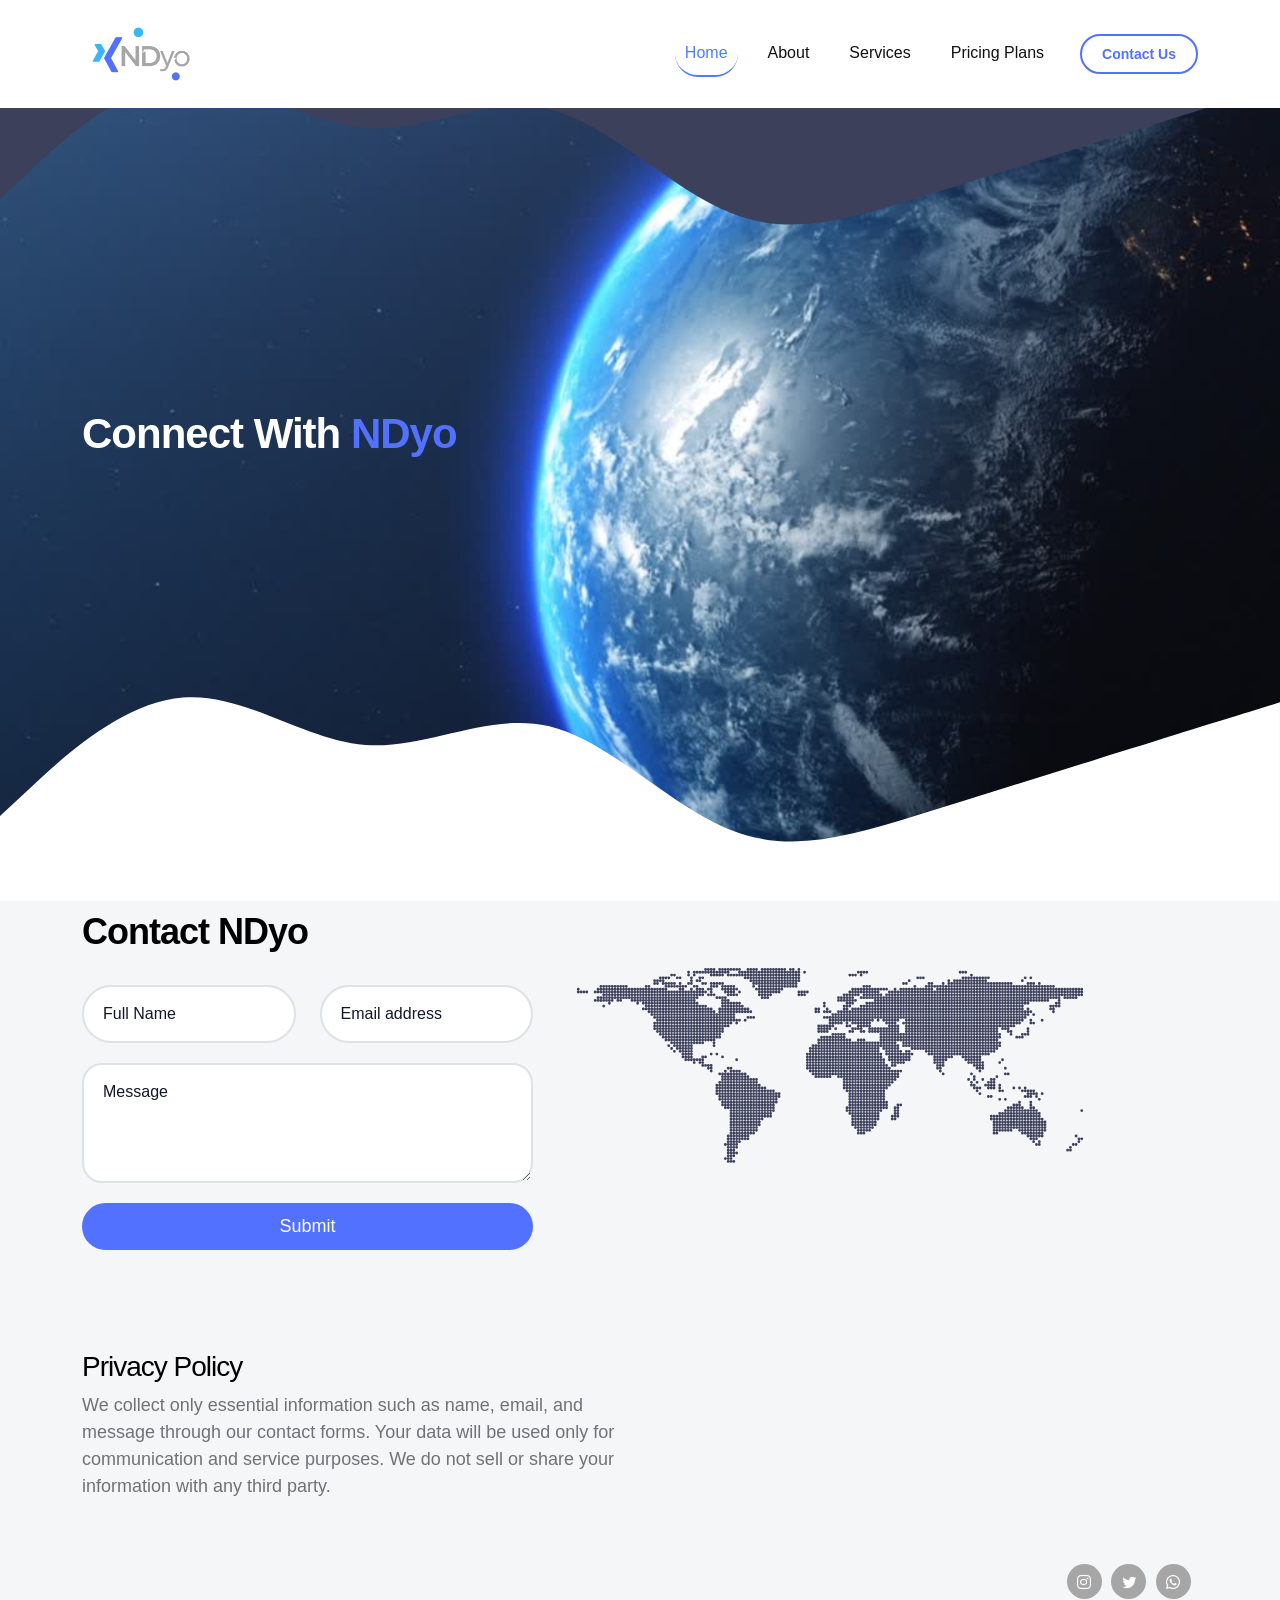
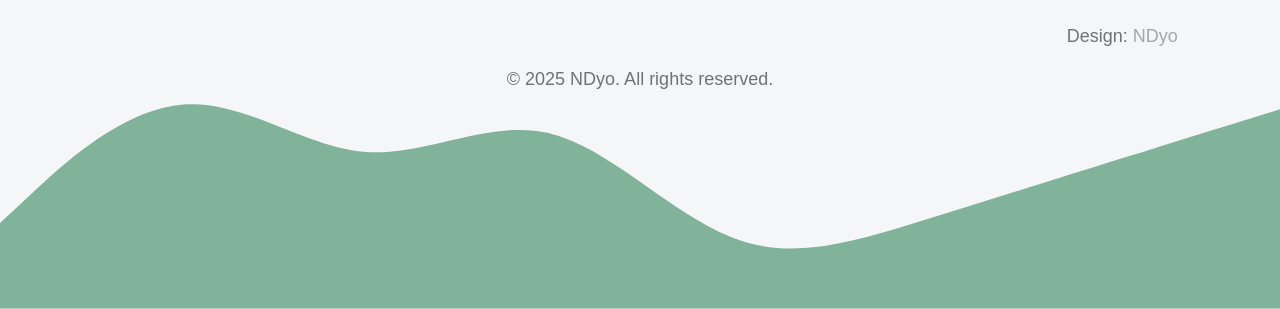
<file: NDyo-contuct.html>
<!doctype html>
<html lang="en">
    <head>
        <meta charset="utf-8">
        <meta name="viewport" content="width=device-width, initial-scale=1">

        <meta name="description" content="">
        <meta name="author" content="">

<link rel="icon" href="images/final.png" type="image/png" sizes="48x48">
<link rel="apple-touch-icon" href="images/final.png">


        <title>NDyo-contuct</title>

<script type="application/ld+json">
{
  "@context": "https://schema.org",
  "@type": "Organization",
  "name": "NDyo",
  "url": "https://ndyo.in",
  "logo": "https://ndyo.in/images/final.png",
  "sameAs": [
    "https://www.linkedin.com/company/ndyo"
  ]
}
</script>

        <!-- CSS FILES -->                
        <link rel="preconnect" href="https://fonts.googleapis.com">

        <link rel="preconnect" href="https://fonts.gstatic.com" crossorigin>

        <link href="https://fonts.googleapis.com/css2?family=DM+Sans:ital,wght@0,400;0,500;0,700;1,400&display=swap" rel="stylesheet">

        <link href="css/bootstrap.min.css" rel="stylesheet">

        <link href="css/bootstrap-icons.css" rel="stylesheet">

        <link href="css/templatemo-tiya-golf-club.css" rel="stylesheet">
        
<!--

TemplateMo 587 Tiya Golf Club

https://templatemo.com/tm-587-tiya-golf-club

-->
    </head>
    
    <body>

        <main>
  <nav class="navbar navbar-expand-lg">                
                <div class="container">
                    <a class="navbar-brand d-flex align-items-center" href="index.html">
                        <img src="images/logoo.PNG" class="navbar-brand-image img" alt="Tiya Golf Club">
                        <span class="navbar-brand-text">
                            
                            <small></small>
                        </span>
                    </a>

                    <div class="d-lg-none ms-auto me-3">
               
             <a class="btn custom-btn custom-border-btn" href="NDyo-contuct.html" role="button" aria-controls="">Contact Us</a>     </div>
    
                    <button class="navbar-toggler" type="button" data-bs-toggle="collapse" data-bs-target="#navbarNav" aria-controls="navbarNav" aria-expanded="false" aria-label="Toggle navigation">
                        <span class="navbar-toggler-icon"></span>
                    </button>
    
    
                    <div class="collapse navbar-collapse" id="navbarNav">
                        <ul class="navbar-nav ms-lg-auto">
                            

                           
                            <li class="nav-item">
                                <a class="nav-link" href="index.html">Home</a>
                            </li>
    
                            <li class="nav-item">
                                <a class="nav-link" href="index.html#section_2">About</a>
                            </li>

                            <li class="nav-item">
                                <a class="nav-link" href="NDyo-Services.html">Services</a>
                            </li>

                             <li class="nav-item">
                                <a class="nav-link" href="NDyo-pricing.html">Pricing Plans</a>
                            </li>

                        
                        </ul>
                     <div class="d-none d-lg-block ms-lg-3">
                            <a class="btn custom-btn custom-border-btn" href="NDyo-contuct.html" role="button" aria-controls="">Contact Us</a>
                        </div>
                   
                       
                    </div>
    
                </div>
            </nav>

            <div class="offcanvas offcanvas-end" data-bs-scroll="true" tabindex="-1" id="offcanvasExample" aria-labelledby="offcanvasExampleLabel">                
                <div class="offcanvas-header">
                    <h5 class="offcanvas-title" id="offcanvasExampleLabel">Member Login</h5>
                    
                    <button type="button" class="btn-close" data-bs-dismiss="offcanvas" aria-label="Close"></button>
                </div>
                
                <div class="offcanvas-body d-flex flex-column">
                    <form class="custom-form member-login-form" action="#" method="post" role="form">

                        <div class="member-login-form-body">
                            <div class="mb-4">
                                <label class="form-label mb-2" for="member-login-number">Membership No.</label>

                                <input type="text" name="member-login-number" id="member-login-number" class="form-control" placeholder="11002560" required>
                            </div>

                            <div class="mb-4">
                                <label class="form-label mb-2" for="member-login-password">Password</label>

                                <input type="password" name="member-login-password" id="member-login-password" pattern="[0-9a-zA-Z]{4,10}" class="form-control" placeholder="Password" required="">
                            </div>

                            <div class="form-check mb-4">
                                <input class="form-check-input" type="checkbox" value="" id="flexCheckDefault">
                              
                                <label class="form-check-label" for="flexCheckDefault">
                                    Remember me
                                </label>
                            </div>

                            <div class="col-lg-5 col-md-7 col-8 mx-auto">
                                <button type="submit" class="form-control">Login</button>
                            </div>

                            <div class="text-center my-4">
                                <a href="#">Forgotten password?</a>
                            </div>
                        </div>
                    </form>

                    <div class="mt-auto mb-5">
                        <p>
                            <strong class="text-white me-3">Any Questions?</strong>

                            <a href="tel: 010-020-0340" class="contact-link">
                            	010-020-0340
                            </a>
                        </p>
                    </div>
                </div>

                <svg xmlns="http://www.w3.org/2000/svg" viewBox="0 0 1440 320"><path fill="#3D405B" fill-opacity="1" d="M0,224L34.3,192C68.6,160,137,96,206,90.7C274.3,85,343,139,411,144C480,149,549,107,617,122.7C685.7,139,754,213,823,240C891.4,267,960,245,1029,224C1097.1,203,1166,181,1234,160C1302.9,139,1371,117,1406,106.7L1440,96L1440,320L1405.7,320C1371.4,320,1303,320,1234,320C1165.7,320,1097,320,1029,320C960,320,891,320,823,320C754.3,320,686,320,617,320C548.6,320,480,320,411,320C342.9,320,274,320,206,320C137.1,320,69,320,34,320L0,320Z"></path></svg>
            </div>
            

<section class="hero-section d-flex justify-content-center align-items-center"
style="background-image: url('images/contact.png');" id="section_1">
                <div class="section-overlay"></div>

                <svg xmlns="http://www.w3.org/2000/svg" viewBox="0 0 1440 320"><path fill="#3D405B" fill-opacity="1" d="M0,224L34.3,192C68.6,160,137,96,206,90.7C274.3,85,343,139,411,144C480,149,549,107,617,122.7C685.7,139,754,213,823,240C891.4,267,960,245,1029,224C1097.1,203,1166,181,1234,160C1302.9,139,1371,117,1406,106.7L1440,96L1440,0L1405.7,0C1371.4,0,1303,0,-85,-85Z"></path></svg>

                <div class="container">
                    <div class="row">

                        <div class="col-lg-6 col-12 mb-5 mb-lg-0">

                            <h1 class="cd-headline rotate-1 text-white mb-4 pb-2">
                                <span>Connect With </span>
                                <span class="cd-words-wrapper">
                                    <b class="is-visible">NDyo</b>
                                    <b>Creative</b>
                                    <b>Style</b>
                                </span>
                            </h1>

                            <div class="custom-btn-group">

                            </div>
                        </div>

                        <div class="col-lg-6 col-12">
                           
                        </div>

                    </div>
                </div>

                <svg xmlns="http://www.w3.org/2000/svg" viewBox="0 0 1440 320"><path fill="#ffffff" fill-opacity="1" d="M0,224L34.3,192C68.6,160,137,96,206,90.7C274.3,85,343,139,411,144C480,149,549,107,617,122.7C685.7,139,754,213,823,240C891.4,267,960,245,1029,224C1097.1,203,1166,181,1234,160C1302.9,139,1371,117,1406,106.7L1440,96L1440,320L1405.7,320C1371.4,320,1303,320,1234,320C1165.7,320,1097,320,1029,320C960,320,891,320,823,320C754.3,320,686,320,617,320C548.6,320,480,320,411,320C342.9,320,274,320,206,320C137.1,320,69,320,34,320L0,320Z"></path></svg>
          
            </section>

<section class="contact-section section-padding" id="section_5">
    <div class="container">
        <div class="row">

            <div class="col-lg-5 col-12">

                <script>
                    var submitted = false;
                </script>

                <!-- Hidden iframe -->
                <iframe name="hidden_iframe" style="display:none;" 
                        onload="if(submitted) { window.location='NDyo-thanks.html'; }">
                </iframe>

                <!-- Google Form Submit -->
                <form action="https://docs.google.com/forms/d/e/1FAIpQLSdDjZfp7iWHqTtfpCa-robuDiWU66CX2zELEy76IPE9deDVEQ/formResponse"
                      method="POST"
                      class="custom-form contact-form"
                      target="hidden_iframe"
                      onsubmit="submitted=true">

                    <h2 class="mb-4 pb-2">Contact NDyo</h2>

                    <div class="row">
                        <!-- Full Name -->
                        <div class="col-lg-6 col-md-6 col-12">
                            <div class="form-floating">
                                <input type="text"
                                       name="entry.1396456465"
                                       id="full-name"
                                       class="form-control"
                                       placeholder="Full Name"
                                       required>
                                <label for="full-name">Full Name</label>
                            </div>
                        </div>

                        <!-- Email -->
                        <div class="col-lg-6 col-md-6 col-12">
                            <div class="form-floating">
                                <input type="email"
                                       name="entry.429969333"
                                       id="email"
                                       class="form-control"
                                       placeholder="Email"
                                       required>
                                <label for="email">Email address</label>
                            </div>
                        </div>

                        <!-- Message -->
                        <div class="col-lg-12 col-12">
                            <div class="form-floating">
                                <textarea class="form-control"
                                          name="entry.736367957"
                                          id="message"
                                          placeholder="Describe message"></textarea>
                                <label for="message">Message</label>
                            </div>

                            <button type="submit" class="form-control mt-3">
                                Submit
                            </button>
                        </div>
                    </div>
                </form>
            </div>

            <div class="col-lg-6 col-12">
                <div class="contact-info mt-5">
                    <div class="contact-info-item"></div>
                    <img src="images/WorldMap.svg" class="img-fluid" alt="">
                </div>
            </div>

        </div>
    </div>
</section>

        </main>

        <footer class="site-footer">
            <div class="container">
                <div class="row">

                    

                       <!-- Privacy Policy -->
        <div class="col-lg-6 col-12">
            <h3>Privacy Policy</h3>
            <p>
                We collect only essential information such as name, email, and message 
                through our contact forms. Your data will be used only for communication 
                and service purposes. We do not sell or share your information with 
                any third party.
            </p>
        </div>

        

    </div>
</div>
                        
                       
                    </div>

                        <div class="col-lg-2 col-12 ms-auto">
                            <ul class="social-icon mt-lg-5 mt-3 mb-4">
                                <li class="social-icon-item">
                                    <a href="#" class="social-icon-link bi-instagram"></a>
                                </li>

                                <li class="social-icon-item">
                                    <a href="#" class="social-icon-link bi-twitter"></a>
                                </li>

                                <li class="social-icon-item">
                                    <a href="#" class="social-icon-link bi-whatsapp"></a>
                                </li>
                            </ul>
                            <p class="copyright-text">Design: <a rel="nofollow" href="https://ndyo.in" target="_blank">NDyo</a></p>
                            
                        </div>

                </div>
            </div>
<p style="text-align: center;">© 2025 NDyo. All rights reserved.</p>

            <svg xmlns="http://www.w3.org/2000/svg" viewBox="0 0 1440 320"><path fill="#81B29A" fill-opacity="1" d="M0,224L34.3,192C68.6,160,137,96,206,90.7C274.3,85,343,139,411,144C480,149,549,107,617,122.7C685.7,139,754,213,823,240C891.4,267,960,245,1029,224C1097.1,203,1166,181,1234,160C1302.9,139,1371,117,1406,106.7L1440,96L1440,320L1405.7,320C1371.4,320,1303,320,1234,320C1165.7,320,1097,320,1029,320C960,320,891,320,823,320C754.3,320,686,320,617,320C548.6,320,480,320,411,320C342.9,320,274,320,206,320C137.1,320,69,320,34,320L0,320Z"></path></svg>
        </footer>


        <!-- JAVASCRIPT FILES -->
        <script src="js/jquery.min.js"></script>
        <script src="js/bootstrap.bundle.min.js"></script>
        <script src="js/jquery.sticky.js"></script>
        <script src="js/click-scroll.js"></script>
        <script src="js/animated-headline.js"></script>
        <script src="js/modernizr.js"></script>
        <script src="js/custom.js"></script>
<script>
let lastScroll = 0;
const nav = document.querySelector('.navbar');

window.addEventListener('scroll', () => {
    let currentScroll = window.pageYOffset;

    if (currentScroll > lastScroll) {
        // scrolling down → hide
        nav.classList.add('hide');
        nav.classList.remove('show');
    } else {
        // scrolling up → show
        nav.classList.add('show');
        nav.classList.remove('hide');
    }

    lastScroll = currentScroll;
});
window.location='NDyo-thanks.html';

</script>
<iframe name="hidden_iframe" style="display:none;" ... ></iframe>

    </body>

</html>
</file>
<file: css/templatemo-tiya-golf-club.css>
/*

TemplateMo 587 Tiya Golf Club

https://templatemo.com/tm-587-tiya-golf-club

*/

/* DEFAULT NAV LINK */
.navbar-nav .nav-link {
  color: #111 !important;
}

/* ACTIVE (HOME always blue) */
.navbar-nav .nav-link.active {
  color: #4F7CFF !important;
  border-bottom: 2px solid #4F7CFF;
}

/* HOVER */
.navbar-nav .nav-link:hover {
  color: #4F7CFF !important;
}
/*---------------------------------------
  CUSTOM PROPERTIES ( VARIABLES )             
-----------------------------------------*/
:root {
  --white-color:                  #ffffff;
  --primary-color:                #5271FF;
  --secondary-color:              #A6A6A6;
  --section-bg-color:             #F4F1DE;
  --custom-btn-bg-color:         #5271FF;
  --custom-btn-bg-hover-color:    #E07A5F;
  --dark-color:                   #000000;
  --p-color:                      #717275;
  --link-hover-color:             #5271FF;

  --body-font-family:             'DM Sans', sans-serif;

  --h1-font-size:                 42px;
  --h2-font-size:                 36px;
  --h3-font-size:                 28px;
  --h4-font-size:                 24px;
  --h5-font-size:                 22px;
  --h6-font-size:                 20px;
  --p-font-size:                  18px;
  --menu-font-size:               16px;
  --btn-font-size:                14px;

  --border-radius-large:          100px;
  --border-radius-medium:         20px;
  --border-radius-small:          10px;

  --font-weight-normal:           400;
  --font-weight-medium:           500;
  --font-weight-bold:             700;
}

body {
  background-color: var(--white-color);
  font-family: var(--body-font-family); 
}


/*---------------------------------------
  TYPOGRAPHY               
-----------------------------------------*/

h2,
h3,
h4,
h5,
h6 {
  color: var(--dark-color);
}

h1,
h2,
h3,
h4,
h5,
h6 {
  font-weight: var(--font-weight-medium);
  letter-spacing: -1px;
}

h1 {
  font-size: var(--h1-font-size);
  font-weight: var(--font-weight-bold);
}

h2 {
  font-size: var(--h2-font-size);
  font-weight: var(--font-weight-bold);
}

h3 {
  font-size: var(--h3-font-size);
}

h4 {
  font-size: var(--h4-font-size);
}

h5 {
  font-size: var(--h5-font-size);
}

h6 {
  font-size: var(--h6-font-size);
}

p {
  color: var(--p-color);
  font-size: var(--p-font-size);
  font-weight: var(--font-weight-normal);
}

ul li {
  color: var(--p-color);
  font-size: var(--p-font-size);
  font-weight: var(--font-weight-normal);
}

a, 
button {
  touch-action: manipulation;
  transition: all 0.3s;
}

a {
  display: inline-block;
  color: var(--secondary-color);
  text-decoration: none;
}

a:hover {
  color: var(--link-hover-color);
}

b,
strong {
  font-weight: var(--font-weight-bold);
}


/*---------------------------------------
  SECTION               
-----------------------------------------*/
.section-bg {
  background-color: var(--section-bg-color);
}

.section-padding {
  padding-top: 100px;
  padding-bottom: 100px;
}

.section-overlay {
  content: "";
  background: none;
  position: absolute;
  top: 0;
  right: 0;
  bottom: 0;
  left: 0;
}

::selection {
  background-color: var(--primary-color);
  color: var(--white-color);
}


/*---------------------------------------
  ANIMATED HEADLINE               
-----------------------------------------*/
.cd-words-wrapper {
  display: inline-block;
  position: relative;
  text-align: left;
}

.cd-words-wrapper b {
  color: var(--link-hover-color);
  display: inline-block;
  position: absolute;
  white-space: nowrap;
  left: 0;
  top: 0;
}

.cd-words-wrapper b.is-visible {
  position: relative;
}

.no-js .cd-words-wrapper b {
  opacity: 0;
}

.no-js .cd-words-wrapper b.is-visible {
  opacity: 1;
}

.cd-headline.rotate-1 .cd-words-wrapper {
  -webkit-perspective: 300px;
  -moz-perspective: 300px;
  perspective: 300px;
}
.cd-headline.rotate-1 b {
  opacity: 0;
  -webkit-transform-origin: 50% 100%;
  -moz-transform-origin: 50% 100%;
  -ms-transform-origin: 50% 100%;
  -o-transform-origin: 50% 100%;
  transform-origin: 50% 100%;
  -webkit-transform: rotateX(180deg);
  -moz-transform: rotateX(180deg);
  -ms-transform: rotateX(180deg);
  -o-transform: rotateX(180deg);
  transform: rotateX(180deg);
}
.cd-headline.rotate-1 b.is-visible {
  opacity: 1;
  -webkit-transform: rotateX(0deg);
  -moz-transform: rotateX(0deg);
  -ms-transform: rotateX(0deg);
  -o-transform: rotateX(0deg);
  transform: rotateX(0deg);
  -webkit-animation: cd-rotate-1-in 1.2s;
  -moz-animation: cd-rotate-1-in 1.2s;
  animation: cd-rotate-1-in 1.2s;
}
.cd-headline.rotate-1 b.is-hidden {
  -webkit-transform: rotateX(180deg);
  -moz-transform: rotateX(180deg);
  -ms-transform: rotateX(180deg);
  -o-transform: rotateX(180deg);
  transform: rotateX(180deg);
  -webkit-animation: cd-rotate-1-out 1.2s;
  -moz-animation: cd-rotate-1-out 1.2s;
  animation: cd-rotate-1-out 1.2s;
}

@-webkit-keyframes cd-rotate-1-in {
  0% {
    -webkit-transform: rotateX(180deg);
    opacity: 0;
  }
  35% {
    -webkit-transform: rotateX(120deg);
    opacity: 0;
  }
  65% {
    opacity: 0;
  }
  100% {
    -webkit-transform: rotateX(360deg);
    opacity: 1;
  }
}
@-moz-keyframes cd-rotate-1-in {
  0% {
    -moz-transform: rotateX(180deg);
    opacity: 0;
  }
  35% {
    -moz-transform: rotateX(120deg);
    opacity: 0;
  }
  65% {
    opacity: 0;
  }
  100% {
    -moz-transform: rotateX(360deg);
    opacity: 1;
  }
}
@keyframes cd-rotate-1-in {
  0% {
    -webkit-transform: rotateX(180deg);
    -moz-transform: rotateX(180deg);
    -ms-transform: rotateX(180deg);
    -o-transform: rotateX(180deg);
    transform: rotateX(180deg);
    opacity: 0;
  }
  35% {
    -webkit-transform: rotateX(120deg);
    -moz-transform: rotateX(120deg);
    -ms-transform: rotateX(120deg);
    -o-transform: rotateX(120deg);
    transform: rotateX(120deg);
    opacity: 0;
  }
  65% {
    opacity: 0;
  }
  100% {
    -webkit-transform: rotateX(360deg);
    -moz-transform: rotateX(360deg);
    -ms-transform: rotateX(360deg);
    -o-transform: rotateX(360deg);
    transform: rotateX(360deg);
    opacity: 1;
  }
}
@-webkit-keyframes cd-rotate-1-out {
  0% {
    -webkit-transform: rotateX(0deg);
    opacity: 1;
  }
  35% {
    -webkit-transform: rotateX(-40deg);
    opacity: 1;
  }
  65% {
    opacity: 0;
  }
  100% {
    -webkit-transform: rotateX(180deg);
    opacity: 0;
  }
}
@-moz-keyframes cd-rotate-1-out {
  0% {
    -moz-transform: rotateX(0deg);
    opacity: 1;
  }
  35% {
    -moz-transform: rotateX(-40deg);
    opacity: 1;
  }
  65% {
    opacity: 0;
  }
  100% {
    -moz-transform: rotateX(180deg);
    opacity: 0;
  }
}
@keyframes cd-rotate-1-out {
  0% {
    -webkit-transform: rotateX(0deg);
    -moz-transform: rotateX(0deg);
    -ms-transform: rotateX(0deg);
    -o-transform: rotateX(0deg);
    transform: rotateX(0deg);
    opacity: 1;
  }
  35% {
    -webkit-transform: rotateX(-40deg);
    -moz-transform: rotateX(-40deg);
    -ms-transform: rotateX(-40deg);
    -o-transform: rotateX(-40deg);
    transform: rotateX(-40deg);
    opacity: 1;
  }
  65% {
    opacity: 0;
  }
  100% {
    -webkit-transform: rotateX(180deg);
    -moz-transform: rotateX(180deg);
    -ms-transform: rotateX(180deg);
    -o-transform: rotateX(180deg);
    transform: rotateX(180deg);
    opacity: 0;
  }
}


/*---------------------------------------
  CUSTOM BUTTON               
-----------------------------------------*/
.custom-btn {
  background: var(--custom-btn-bg-color);
  border: 2px solid transparent;
  border-radius: var(--border-radius-large);
  color: var(--white-color);
  font-size: var(--btn-font-size);
  font-weight: var(--font-weight-bold);
  line-height: normal;
  transition: all 0.3s;
  padding: 10px 20px;
}

.custom-btn:hover {
  background: var(--custom-btn-bg-hover-color);
  color: var(--white-color);
}

.custom-border-btn {
  background: transparent;
  border: 2px solid var(--custom-btn-bg-color);
  color: var(--custom-btn-bg-color);
}

.custom-border-btn:hover {
  background: var(--custom-btn-bg-color);
  border-color: transparent;
  color: var(--white-color);
}

.custom-btn-bg-white {
  border-color: var(--white-color);
  color: var(--white-color);
}

.custom-btn-group .link {
  color: var(--white-color);
  font-weight: var(--font-weight-medium);
}

.custom-btn-group .link:hover {
  color: var(--link-hover-color);
}


/*---------------------------------------
  NAVIGATION BAR & OFFCANVAS              
-----------------------------------------*/
.offcanvas {
  background-color: var(--primary-color);
  padding: 30px;
}

.offcanvas.offcanvas-end {
  border-left: 0;
}

.offcanvas-header .btn-close {
  transition: all 0.3s;
}

.offcanvas-header .btn-close:hover {
  transform: rotate(180deg);
}

.offcanvas svg {
  position: absolute;
  bottom: 0;
  right: 0;
  left: 0;
}

.sticky-wrapper {
  position: absolute;
  top: 0;
  right: 0;
  left: 0;
}

.sticky-wrapper.is-sticky .navbar {
  background-color: rgb(255, 255, 255);
}

.navbar {
  background: transparent;
  z-index: 99;
  padding-top: 15px;
  padding-bottom: 15px;
}

.navbar-brand,
.navbar-brand:hover {
  font-size: var(--h4-font-size);
  font-weight: var(--font-weight-bold);
  display: block;
  color: var(--dark-color);
  max-width: 48px;
}

.navbar .navbar-brand,
.navbar .navbar-brand:hover {
  color: var(--white-color);
}

.navbar .navbar-brand-image {
   filter: none;
}

.navbar-brand-image {
  width: 120px;
  height: auto;
  object-fit: contain;
}
.navbar-brand-text {
  line-height: normal;
  margin-left: 10px;
  position: relative;
  bottom: 5px;
}

.navbar-brand-text small {
  display: block;
  font-size: 10px;
  line-height: 1;
  text-transform: uppercase;
}

.navbar-expand-lg .navbar-nav .nav-link {
  border-radius: var(--border-radius-large);
  margin: 10px;
  padding: 10px;
}

.navbar-nav .nav-link {
  display: inline-block;
   color: #111 !important;
  font-size: var(--menu-font-size);
  font-weight: var(--font-weight-medium);
  padding-top: 15px;
  padding-bottom: 15px;
}

.navbar-nav .nav-link.active, 
.navbar-nav .nav-link:hover {
  color: var(--link-hover-color);
}

.navbar .dropdown-menu {
  background: var(--white-color);
  box-shadow: 0 1rem 3rem rgba(0,0,0,.175);
  border: 0;
  display: inherit;
  opacity: 0;
  min-width: 9rem;
  margin-top: 20px;
  padding: 13px 0 10px 0;
  transition: all 0.3s;
  pointer-events: none;
}

.navbar .dropdown-menu::before {
  content: "";
  width: 0;
  height: 0;
  border-left: 20px solid transparent;
  border-right: 20px solid transparent;
  border-bottom: 15px solid var(--white-color);
  position: absolute;
  top: -10px;
  left: 10px;
}

.navbar .dropdown-item {
  display: inline-block;
  color: var(--p-color);
  font-size: var(--menu-font-size);
  font-weight: var(--font-weight-medium);
  position: relative;
}

.navbar .dropdown-item.active, 
.navbar .dropdown-item:active,
.navbar .dropdown-item:focus, 
.navbar .dropdown-item:hover {
  background: transparent;
  color: var(--link-hover-color);
}

.navbar .dropdown-toggle::after {
  content: "\f282";
  display: inline-block;
  font-family: bootstrap-icons !important;
  font-size: var(--copyright-font-size);
  font-style: normal;
  font-weight: normal !important;
  font-variant: normal;
  text-transform: none;
  line-height: 1;
  vertical-align: -.125em;
  -webkit-font-smoothing: antialiased;
  -moz-osx-font-smoothing: grayscale;
  position: relative;
  left: 2px;
  border: 0;
}

@media screen and (min-width: 992px) {
  .navbar .dropdown:hover .dropdown-menu {
    opacity: 1;
    margin-top: 0;
    pointer-events: auto;
  }
}

.navbar-toggler {
  border: 0;
  padding: 0;
  cursor: pointer;
  margin: 0;
  width: 30px;
  height: 35px;
  outline: none;
}

.navbar-toggler:focus {
  outline: none;
  box-shadow: none;
}

.navbar-toggler[aria-expanded="true"] .navbar-toggler-icon {
  background: transparent;
}

.navbar-toggler[aria-expanded="true"] .navbar-toggler-icon:before,
.navbar-toggler[aria-expanded="true"] .navbar-toggler-icon:after {
  transition: top 300ms 50ms ease, -webkit-transform 300ms 350ms ease;
  transition: top 300ms 50ms ease, transform 300ms 350ms ease;
  transition: top 300ms 50ms ease, transform 300ms 350ms ease, -webkit-transform 300ms 350ms ease;
  top: 0;
}

.navbar-toggler[aria-expanded="true"] .navbar-toggler-icon:before {
  transform: rotate(45deg);
}

.navbar-toggler[aria-expanded="true"] .navbar-toggler-icon:after {
  transform: rotate(-45deg);
}

.navbar-toggler .navbar-toggler-icon {
  background: var(--white-color);
  transition: background 10ms 300ms ease;
  display: block;
  width: 30px;
  height: 2px;
  position: relative;
}

.navbar-toggler .navbar-toggler-icon:before,
.navbar-toggler .navbar-toggler-icon:after {
  transition: top 300ms 350ms ease, -webkit-transform 300ms 50ms ease;
  transition: top 300ms 350ms ease, transform 300ms 50ms ease;
  transition: top 300ms 350ms ease, transform 300ms 50ms ease, -webkit-transform 300ms 50ms ease;
  position: absolute;
  right: 0;
  left: 0;
  background: var(--white-color);
  width: 30px;
  height: 2px;
  content: '';
}

.navbar-toggler .navbar-toggler-icon::before {
  top: -8px;
}

.navbar-toggler .navbar-toggler-icon::after {
  top: 8px;
}
.navbar {
  position: fixed;     /* make nav slide up/down */
  top: 0;
  left: 0;
  right: 0;
  z-index: 999;
}

.show-nav {
  transform: translateY(0);          /* visible */
  transition: transform 0.25s ease-out;
  background-color: rgb(255, 255, 255) !important;
}

.hide-nav {
  transform: translateY(-100%);      /* fully move OUT */
  transition: transform 0.25s ease-in;
}




/*---------------------------------------
  HERO        
-----------------------------------------*/

.hero-section {
  
  background-repeat: no-repeat;
  background-size: cover;
  background-position: center;
  position: relative;
  padding-top: 100px;
  padding-bottom: 100px;
  height: 100vh;
  min-height: 670px;
  margin-bottom: -90px;
}

.hero-50 {
  height: auto;
  min-height: 540px;
  margin-bottom: -100px;
}

.hero-50 .container + svg {
  transform: rotate(180deg);
}

.hero-section .ratio {
  border-radius: var(--border-radius-medium);
  overflow: hidden;
}

.hero-section svg {
  position: absolute;
  right: 0;
  left: 0;
}

.hero-section > svg {
  top: 0;
}

.hero-section .container + svg {
  top: auto;
  bottom: -1px;
}

.hero-section .row {
  position: relative;
  z-index: 22;
}


/*---------------------------------------
  BACKGROUND IMAGE SECTION        
-----------------------------------------*/
.section-bg-image {
  background-image: url('../images/online-school-equipment-home.jpg');
  background-repeat: no-repeat;
  background-size: cover;
  background-position: center;
  position: relative;
  margin-bottom: -70px;
}

.section-bg-image .container + svg {
  transform: rotate(180deg);
  position: relative;
  bottom: -1px;
}

.section-bg-image-block {
  backdrop-filter: blur(5px) saturate(180%);
  -webkit-backdrop-filter: blur(5px) saturate(180%);
  background-color: rgba(255, 255, 255, 0.75);
  border-radius: var(--border-radius-medium);
  border: 1px solid rgba(209, 213, 219, 0.3);
  border-radius: var(--border-radius-medium);
  padding: 50px;
}

.section-bg-image-block .input-group {
  background-color: var(--white-color);
  border-radius: var(--border-radius-large);
  padding: 10px 15px;
}

.section-bg-image-block .input-group-text {
  background-color: transparent;
  border: 0;
}

.section-bg-image-block input[type="email"] {
  border: 0;
  box-shadow: none;
  margin-bottom: 0;
  padding-left: 0;
}

.section-bg-image-block button[type="submit"] {
  background-color: var(--primary-color);
  border: 0;
  border-radius: var(--border-radius-large) !important;
  color: var(--white-color);
  max-width: 150px;
}


/*---------------------------------------
  ABOUT SECTOIN              
-----------------------------------------*/
.about-section {
  padding-bottom: 70px;
}

.member-block-image-wrap {
  border-radius: var(--border-radius-medium);
  position: relative;
  overflow: hidden;
}

.member-block-image-wrap:hover .member-block-image {
  transform: scale(1.2);
}

.member-block-image-wrap:hover .social-icon {
  opacity: 1;
}

.member-block-image-wrap .social-icon {
  background-color: var(--white-color);
  border-radius: var(--border-radius-large);
  position: absolute;
  top: 50%;
  left: 50%;
  transform: translate(-50%, -50%);
  opacity: 0;
  transition: all 0.5s;
  padding: 15px 20px;
  width: auto;
}

.member-block-image {
  transition: all 0.3s;
}

.member-block-info {
  padding: 10px;
}

.member-block-info h4,
.member-block-info p {
  margin-bottom: 0;
}


/*---------------------------------------
  CUSTOM BLOCK              
-----------------------------------------*/
.custom-block {
  border-radius: var(--border-radius-medium);
  position: relative;
  overflow: hidden;
  padding: 30px 20px;
}

.custom-block-bg {
  background: var(--white-color);
}

.custom-block-date-wrap {
  background-color: var(--primary-color);
  border-radius: var(--border-radius-medium);
  text-align: center;
  padding: 20px 30px;
}

.custom-block-date {
  font-size: var(--h1-font-size);
}

.custom-block-image-wrap {
  border-radius: var(--border-radius-medium);
  position: relative;
  overflow: hidden;
}

.custom-block-image-wrap:hover .custom-block-image {
  transform: scale(1.2);
}

.custom-block-image-wrap:hover .custom-block-icon {
  opacity: 1;
}

.custom-block-image {
  transition: all 0.3s;
}

.custom-block-image-wrap .custom-block-date-wrap,
.custom-block-image-wrap .custom-btn-wrap {
  position: absolute;
  bottom: 0;
}

.custom-block-image-wrap .custom-block-date-wrap {
  border-radius: 0;
  left: 0;
  width: 50%;
  padding: 12.30px 20px;
}

.custom-block-image-wrap .custom-btn-wrap {
  right: 0;
  width: 50%;
}

.custom-block-image-wrap .custom-btn  {
  border-radius: 0;
  display: block;
  padding: 15px 20px;
}

.custom-block-info {
  padding-top: 10px;
}

.custom-block-image-wrap + .custom-block-info {
  padding-top: 20px;
}

.custom-block-span {
  color: var(--secondary-color);
  font-weight: var(--font-weight-bold);
  min-width: 110px;
  margin-right: 10px;
}

.custom-block-icon {
  background: var(--custom-btn-bg-color);
  border-radius: var(--border-radius-large);
  color: var(--white-color);
  width: 60px;
  height: 60px;
  line-height: 60px;
  text-align: center;
  font-size: var(--h3-font-size);
  position: absolute;
  top: 50%;
  left: 50%;
  transform: translate(-50%, -50%);
  opacity: 0;
  transition: all 0.5s;
}

.custom-block-icon:hover {
  background: var(--custom-btn-bg-hover-color);
  color: var(--white-color);
}


/*---------------------------------------
  EVENTS SECTION            
-----------------------------------------*/
.events-section.section-bg .container > .row {
  margin-right: 5px;
  margin-left: 5px;
}

.events-section.section-bg .container > .row .row {
  margin: auto;
}

.events-listing-section {
  margin-bottom: 100px;
}

.events-detail-section .custom-block-info {
  padding: 40px 60px;
}

.events-detail-info {
  background-color: var(--section-bg-color);
  border-radius: var(--border-radius-medium);
  padding: 50px 25px;
}

.events-title {
  font-size: var(--h3-font-size);
  font-weight: var(--font-weight-medium);
}


/*---------------------------------------
  MEMBERSHIP SECTION            
-----------------------------------------*/
.membership-section .container {
  position: relative;
  z-index: 2;
}

.table-responsive {
  border-radius: var(--border-radius-medium);
}

.table-responsive tbody, 
.table-responsive td, 
.table-responsive tfoot, 
.table-responsive th, 
.table-responsive thead, 
.table-responsive tr {
  border: 0;
}

.table-responsive thead tr {
  background-color: var(--secondary-color);
  color: var(--white-color);
}

.table-responsive thead th {
  padding: 22px 16px !important;
}

.table-responsive tbody tr:nth-child(even) {
  background-color: var(--section-bg-color);
}

.table>:not(caption)>*>* {
  padding: 18px 16px;
}

.table-responsive .bi-check-circle-fill {
  color: var(--primary-color);
}

.table-responsive .bi-x-circle-fill {
  color: var(--custom-btn-bg-hover-color);
}

.membership-form {
  background-color: var(--secondary-color);
  border-radius: var(--border-radius-medium);
  padding: 35px;
}

.membership-form .form-floating>textarea {
  border-radius: var(--border-radius-medium);
  height: 100px;
}


/*---------------------------------------
  CONTACT               
-----------------------------------------*/
.contact-form .form-floating>textarea {
  border-radius: var(--border-radius-medium);
  height: 120px;
}

.contact-info {
  position: relative;
}

.contact-info-item {
  background: var(--secondary-color);
  border-radius: var(--border-radius-medium);
  position: absolute;
  overflow: hidden;
  top: 50%;
  left: 50%;
  transform: translate(-50%, -50%);
  text-align: center;
}

.contact-info-body {
  padding: 20px 30px;
}

.contact-info-body strong,
.contact-info-item a {
  color: var(--white-color);
}

.contact-info-footer {
  background-color: var(--custom-btn-bg-hover-color);
  padding: 10px 20px;
  transition: all 0.3s;
}

.contact-info-footer:hover {
  background-color: var(--custom-btn-bg-color);
}

.contact-info-footer a {
  display: block;
  font-weight: var(--font-weight-bold);
}


/*---------------------------------------
  SITE FOOTER            
-----------------------------------------*/
.site-footer {
  position: relative;
  padding-bottom: 200px;
}

.site-footer .container {
  position: relative;
  z-index: 2;
}

.site-footer svg {
  position: absolute;
  bottom: 0;
  right: 0;
  left: 0;
  pointer-events: none;
}

.site-footer-title {
  color: var(--secondary-color);
}

.site-footer p span {
  font-weight: var(--font-weight-medium);
  margin-right: auto;
}


/*---------------------------------------
  CUSTOM FORM               
-----------------------------------------*/
.custom-form .form-control {
  border-radius: var(--border-radius-large);
  border-width: 2px;
  box-shadow: none;
  color: var(--p-color);
  margin-bottom: 20px;
  padding: 10px;
  padding-left: 20px;
  outline: none;
}

.custom-form .form-control:focus,
.custom-form .form-control:hover {
  border-color: var(--dark-color);
}

.form-floating>label {
  padding-left: 20px;
}

.custom-form button[type="submit"] {
  background: var(--custom-btn-bg-color);
  border: none;
  border-radius: var(--border-radius-large);
  color: var(--white-color);
  font-size: var(--p-font-size);
  font-weight: var(--font-weight-medium);
  transition: all 0.3s;
  margin-bottom: 0;
  padding-left: 10px;
}

.custom-form button[type="submit"]:hover,
.custom-form button[type="submit"]:focus {
  background: var(--custom-btn-bg-hover-color);
  border-color: transparent;
}

.header-form {
  position: relative;
}

.header-form .form-control {
  padding-left: 42px;
}

.header-form-icon {
  width: 24px;
  position: absolute;
  top: 0;
  margin: 12px;
  margin-left: 15px;
}


/*---------------------------------------
  SOCIAL ICON               
-----------------------------------------*/
.social-icon {
  margin: 0;
  padding: 0;
}

.social-icon-item {
  list-style: none;
  display: inline-block;
  vertical-align: top;
}

.social-icon-link {
  background: var(--secondary-color);
  border-radius: var(--border-radius-large);
  color: var(--white-color);
  font-size: var(--btn-font-size);
  display: block;
  margin-right: 5px;
  text-align: center;
  width: 35px;
  height: 35px;
  line-height: 36px;
  transition: background 0.2s, color 0.2s;
}

.social-icon-link:hover {
  background: var(--primary-color);
  color: var(--white-color);
}


/*---------------------------------------
  RESPONSIVE STYLES               
-----------------------------------------*/
@media screen and (max-width: 991px) {
  h1 {
    font-size: 36px;
  }

  h2 {
    font-size: 28px;
  }

  h3 {
    font-size: 22px;
  }

  h4 {
    font-size: 20px;
  }

  h5 {
    font-size: 18px;
  }

  h6 {
    font-size: 16px;
  }

  .section-padding {
    padding-top: 50px;
    padding-bottom: 50px;
  }
  
  .navbar {
    background-color: var(--secondary-color);
  }

  .navbar-nav .dropdown-menu {
    position: relative;
    left: 10px;
    opacity: 1;
    pointer-events: auto;
    max-width: 155px;
    margin-top: 15px;
    margin-bottom: 15px;
  }

  .navbar-expand-lg .navbar-nav {
    padding-top: 15px;
    padding-bottom: 10px;
  }

  .navbar-expand-lg .navbar-nav .nav-link {
    margin: 5px;
    padding: 0;
  }

  .hero-section {
    position: relative;
    top: 82px;
    margin-bottom: 82px;
  }

  .events-listing-section {
    margin-bottom: 50px;
  }

  .events-detail-section .custom-block-info {
    padding: 40px;
  }

  .events-detail-info {
    padding: 35px 25px;
  }

  .contact-info-item {
    width: 60%;
  }

  .events-detail-section .contact-info-item {
    width: 70%;
  }

  .section-bg-image {
    margin-bottom: 0;
  }

  .section-bg-image-block {
    padding: 30px;
  }

  .site-footer {
    padding-top: 20px;
    padding-bottom: 100px;
  }
}

@media screen and (max-width: 480px) {
  .navbar-brand {
    font-size: var(--p-font-size);
  }

  .navbar-brand-icon {
    width: 30px;
    height: 30px;
  }

  .navbar-brand-icon::after {
    top: 5px;
  }

  .section-bg-image-block {
    padding: 30px;
  }

  .contact-info-item {
    width: 72%;
  }
}

@media screen and (max-width: 360px) {
  .custom-btn {
    font-size: 12px;
    padding: 4px 12px;
  }
}
.work-flex-box {
    display: flex;
    justify-content: space-between;
    align-items: center;
    background: rgba(255, 255, 255, 0.08);
    padding: 20px 25px;
    border-radius: 12px;
    gap: 20px;
    min-height: 120px;
}

.work-left {
    width: 70%;
}

.work-left p {
    color: #ffffff;
    font-size: 16px;
    margin: 0;
}

.work-right {
    width: 30%;
    display: flex;
    justify-content: flex-end;
}

.work-img {
    width: 85px;
    height: 85px;
    object-fit: cover;
    border-radius: 8px;
}
.work-text-box {
    margin: 0;
    line-height: 1.6;
    font-size: 18px;
    color: #444;
}

.work-flex-box {
    display: flex;
    justify-content: space-between;
    align-items: center;
    background: rgba(255, 255, 255, 0.08);
    padding: 20px 25px;
    border-radius: 12px;
    gap: 20px;
    min-height: 120px;
}

.work-left {
    width: 70%;
}

.work-left p {
    color: #ffffff;
    font-size: 16px;
    margin: 0;
}

.work-right {
    width: 30%;
    display: flex;
    justify-content: flex-end;
}
.work-wrapper {
    display: flex;
    gap: 20px;
}

.work-process-img {
  width: 120px;          
  height: 120px;         
  object-fit: cover;     
  border-radius: 10px;   
}

.process-text {
    font-size: 18px;
    line-height: 1.8;
    max-width: 480px;
}
.events-detail-info {
    display: flex !important;
    justify-content: flex-start !important;
    text-align: left !important;
}

.events-detail-info > div {
    margin-left: 0 !important;
}



/* -------------------- */

.room__grid {
  margin-top: 2rem;
  display: grid;
  gap: 1.5rem;
  grid-template-columns: repeat(auto-fit, minmax(300px, 1fr));
}

.room__card {
  background: #fff;
  box-shadow: 0 2px 15px #0002;
}

.room__card__details {
  padding: 1.5rem;
  display: flex;
  justify-content: space-between;
}

.room__card__details h3 span {
  font-size: 0.8rem;
  color: #777;
}

/* Force same-size images inside .room__card */
.room__card img {
  width: 100%;
  height: 220px;         /* You can change size if needed */
  object-fit: cover;     /* Crops image to fit same size */
  display: block;
  border-radius: 5px 5px 0 0;
}
 /* slide */
/* Same Layout like NEWS */
#gallery .amenity__grid {
  display: grid;
  grid-template-columns: repeat(4, 1fr);
  gap: 20px;
}

#gallery .amenity-card {
  background: #ffffff;
  padding: 15px;
  border-radius: 5px;
  text-align: center;
  border: 1px solid #ccc;
  overflow: hidden;
}

#gallery .amenity-card img {
  width: 100%;
  height: 200px; /* uniform height */
  object-fit: cover; /* auto adjust image */
  transition: transform 0.3s ease-in-out;
}

#gallery .amenity-card img:hover {
  transform: scale(1.1); /* zoom effect */
}

#gallery .amenity-card p {
  margin-top: 10px;
  color: #000;
  font-size: 16px;
}

/* Mobile responsive */
@media (max-width: 768px) {
  #gallery .amenity__grid {
    grid-template-columns: 1fr 1fr; /* 2 per row in mobile */
  }

  #gallery .amenity-card img {
    height: 150px;
  }
}


/* ------------------------------------- */


/* General Styles */
* {
  box-sizing: border-box;
}

body {
  font-family: Arial, sans-serif;
  margin: 0;
  padding: 0;
}

.section__container {
  padding: 20px;
}

.room__grid {
  display: grid;
  grid-template-columns: repeat(3, 1fr);
  gap: 20px;
}

.room__card {
  background-color: #fff;
  border-radius: 8px;
  overflow: hidden;
  box-shadow: 0 4px 8px rgba(0, 0, 0, 0.1);
}

.room__card__image {
  width: 100%;
  height: 250px;
  position: relative;
}

.room__card__image img {
  width: 100%;
  height: 100%;
  object-fit: cover;
  border-radius: 8px;
}

.room__card__details {
  padding: 15px;
  text-align: center;
}

.room__card__details h4 {
  font-size: 1.2rem;
  margin: 10px 0;
}

.room__card__details h5 {
  font-size: 1.1rem;
  font-weight: bold;
}

.room__card__details span {
  color: #f5bf2c;
}

.room__card__icons {
  position: absolute;
  top: 10px;
  right: 10px;
}

/* Mobile Styles */
@media (max-width: 768px) {
  .room__grid {
    grid-template-columns: 1fr;
  }

  .room__card__image {
    height: 250px;
  }

  .room__card__details h4 {
    font-size: 1rem;
  }

  .room__card__details h5 {
    font-size: 1rem;
  }
}


/* ===============================
   NDYO PRICING – THEME MATCH
================================ */
/* ================= PRICING SECTION ================= */

.pricing-section {
  max-width: 1200px;
  margin: auto;
  padding: 80px 20px;
  display: flex;
  flex-direction: column;
  gap: 40px;
}

.package-card {
  display: flex;
  flex-wrap: wrap;
  background: #ffffff;
  border-radius: 18px;
  box-shadow: 0 15px 40px rgba(0,0,0,0.08);
  overflow: hidden;
  transition: transform 0.3s ease, box-shadow 0.3s ease;
}

.package-card:hover {
  transform: translateY(-6px);
  box-shadow: 0 25px 60px rgba(0,0,0,0.12);
}

/* LEFT SIDE */
.package-left {
  flex: 1;
  padding: 35px;
  background: linear-gradient(135deg, #f8f9ff, #ffffff);
}

.package-left h3 {
  font-size: 26px;
  font-weight: 700;
  margin-bottom: 6px;
}

.package-left .target {
  font-size: 14px;
  color: #777;
  margin-bottom: 12px;
}

.package-left .price {
  font-size: 32px;
  font-weight: 800;
  color: #2a7fff;
  margin-bottom: 16px;
}

.package-left .pages {
  font-size: 15px;
  margin-bottom: 16px;
  color: #444;
}

.package-left .features {
  padding-left: 0;
  list-style: none;
}

.package-left .features li {
  font-size: 15px;
  padding: 6px 0;
  color: #333;
}

/* RIGHT SIDE */
.package-right {
  width: 350px;
  padding: 35px;
  background: #f5f7fa;
  border-left: 1px solid #e5e7eb;
}

.package-right h4 {
  font-size: 18px;
  margin-bottom: 18px;
  font-weight: 700;
}

/* ADDONS */
.addon-item {
  display: flex;
  justify-content: space-between;
  align-items: center;
  background: #fff;
  padding: 10px 12px;
  border-radius: 10px;
  margin-bottom: 10px;
  font-size: 14px;
  cursor: pointer;
  border: 1px solid #e5e7eb;
  transition: 0.2s;
}

.addon-item:hover {
  background: #eef4ff;
  border-color: #2a7fff;
}

.addon-item input {
  margin-right: 8px;
}

.addon-item span {
  color: #2a7fff;
  font-weight: 600;
}

/* TOTAL */
.total {
  font-size: 20px;
  font-weight: 700;
  margin: 20px 0;
  text-align: center;
}

/* BUY BUTTON */
.buy-btn {
  width: 100%;
  padding: 14px;
  border-radius: 12px;
  border: none;
  font-size: 16px;
  font-weight: 700;
  color: #fff;
  background: linear-gradient(135deg, #2a7fff, #0057ff);
  cursor: pointer;
  transition: transform 0.2s ease, box-shadow 0.2s ease;
}

.buy-btn:hover {
  transform: translateY(-2px);
  box-shadow: 0 10px 25px rgba(42,127,255,0.4);
}

/* ================= MOBILE ================= */

@media (max-width: 900px) {
  .package-card {
    flex-direction: column;
  }

  .package-right {
    width: 100%;
    border-left: none;
    border-top: 1px solid #e5e7eb;
  }
}

/* RESET */
* {
  box-sizing: border-box;
  font-family: "Inter", Arial, sans-serif;
}

body {
  margin: 0;
  background: #f4f6f8;
  color: #111827;
}

/* ================= PRICING SECTION ================= */

.pricing-wrapper {
  max-width: 1120px;
  margin: 70px auto;
  background: #ffffff;
  border-radius: 18px;
  display: flex;
  overflow: hidden;
  box-shadow: 0 12px 35px rgba(0,0,0,0.12);
}

/* ================= LEFT SIDE ================= */

.package-left {
  flex: 1.3;
  padding: 38px 30px 38px 34px; /* 👈 left adjusted */
}

.package-left h2 {
  font-size: 28px;
  margin-bottom: 8px;
}

.package-left p {
  color: #6b7280;
  margin-bottom: 22px;
}

/* ================= ADDON SECTION ================= */

.addon-box {
  margin-top: 22px;
}

.addon-box h4 {
  margin-bottom: 14px;
  font-size: 18px;
}

/* ================= ADDON ITEM ================= */

.addon-item {
  display: flex;
  align-items: center;
  justify-content: flex-start; /* 👈 LEFT SHIFT */
  gap: 10px;
  background: #ffffff;
  padding: 14px 14px;
  border-radius: 12px;
  margin-bottom: 14px;
  border: 1px solid #e5e7eb;
  cursor: pointer;
  transition: 0.2s ease;

  /* 🔒 SINGLE LINE FIX */
  white-space: nowrap;
  overflow: hidden;
}

.addon-item:hover {
  background: #f0fdf4;
  border-color: #22c55e;
}

/* CHECKBOX + TEXT */
.addon-item label {
  display: flex;
  align-items: center;
  gap: 8px;
  flex: 1;
  min-width: 0;
  font-size: 15px;
}

/* TEXT CUT (NO 2 LINE) */
.addon-item label span {
  overflow: hidden;
  text-overflow: ellipsis;
  white-space: nowrap;
}

/* PRICE – INSIDE BOX */
.addon-item > span {
  margin-left: auto;
  font-weight: 600;
  color: #16a34a;
  padding-left: 8px;
  flex-shrink: 0;
}

/* ================= RIGHT SIDE ================= */

.package-right {
  width: 360px;
  background: #f8fafc;
  padding: 38px 34px;
  border-left: 1px solid #e5e7eb;
}

/* SUMMARY */
.summary-box h3 {
  margin-bottom: 18px;
  font-size: 22px;
}

.summary-row {
  display: flex;
  justify-content: space-between;
  margin-bottom: 12px;
  font-size: 15px;
}

.summary-row.total {
  font-size: 22px;
  font-weight: 700;
  margin-top: 20px;
  color: #16a34a;
}

/* PAY BUTTON */
.pay-btn {
  margin-top: 25px;
  width: 100%;
  padding: 14px;
  font-size: 18px;
  background: #22c55e;
  border: none;
  border-radius: 12px;
  color: #fff;
  cursor: pointer;
  transition: 0.2s;
}

.pay-btn:hover {
  background: #16a34a;
}

/* ================= MOBILE ================= */

@media (max-width: 900px) {
  .pricing-wrapper {
    flex-direction: column;
  }

  .package-right {
    width: 100%;
    border-left: none;
    border-top: 1px solid #e5e7eb;
  }
}




/* ================= PRICING SECTION ================= */
/* ================= GLOBAL SAFE ================= */
/* ================= GLOBAL STYLES ================= */
/* ================= PRICING SECTION ================= */
/* ================= PRICING CARD FINAL ================= */
/* General Setup */
.pricing-section {
    font-family: 'Inter', sans-serif;
    background: #f6f7fb;
    padding: 30px;
}

/* CARD */
.pricing-section .package-card {
    display: flex;
    gap: 20px; /* slightly reduced gap */
    background: #fff;
    border-radius: 16px;
    padding: 20px; /* reduced from 28px */
    margin-bottom: 30px; /* reduced from 35px */
    box-shadow: 0 10px 25px rgba(0,0,0,0.08);
    transition: transform 0.3s, box-shadow 0.3s;
}
.pricing-section .package-card:hover {
    transform: translateY(-4px);
    box-shadow: 0 15px 30px rgba(0,0,0,0.12);
}

/* LEFT */
.pricing-section .package-left {
    flex: 1.1;
}

.pricing-section .package-img {
    width: 100%;
    border-radius: 12px;
    margin-bottom: 12px; /* reduced from 16px */
}

.pricing-section .package-title {
    font-size: 24px;
    font-weight: 900;
    color: #1a1a1a;
    letter-spacing: 0.5px;
}

.pricing-section .target {
    font-size: 14px;
    color: #777;
    margin: 4px 0 10px; /* reduced margin */
}

.pricing-section .price {
    font-size: 34px;
    font-weight: 900;
    color: #1a73e8;
}

/* CENTER */
.pricing-section .package-center {
    flex: 1.4;
}

.pricing-section .pages {
    font-size: 16px;
    font-weight: 600;
    margin-bottom: 12px; /* reduced from 16px */
}

.pricing-section .features {
    list-style: none;
    padding: 0;
}

.pricing-section .features li {
    font-size: 14px;
    margin-bottom: 6px; /* reduced from 10px */
    font-weight: 600;
    color: #222;
}

/* BASE BUNDLE HEADING */
.pricing-section .base-bundle {
    text-align: center;
    font-size: 18px;
    font-weight: 800;
    color: #1a1a1a;
    margin-bottom: 8px; /* reduced from 12px */
    text-transform: uppercase;
    letter-spacing: 1px;
}

/* RIGHT */
.pricing-section .package-right {
    flex: 1.15;
    background: #fafafa;
    padding: 12px; /* reduced from 18px */
    border-radius: 14px;
    border: 1px solid #eee;
}

/* ADDONS */
.pricing-section .addon-list {
    display: flex;
    flex-direction: column;
    gap: 6px; /* reduced from 10px */
}

.pricing-section .addon-item {
    display: flex;
    align-items: center;
    gap: 6px; /* reduced from 10px */
    background: #fff;
    border: 1px solid #eaeaea;
    padding: 6px 8px; /* reduced from 10px 12px */
    border-radius: 8px;
    cursor: pointer;
    transition: background 0.2s, transform 0.2s;
}
.pricing-section .addon-item:hover {
    background: #f0f4ff;
    transform: translateX(2px);
}

.pricing-section .addon-item span {
    flex: 1;
    font-size: 14px;
    font-weight: 600;
    color: #000; /* addon name black */
}

.pricing-section .addon-item strong {
    font-size: 14px;
    font-weight: 700;
    color: #16a34a; /* amount green */
}

.pricing-section input[type="checkbox"] {
    width: 16px;
    height: 16px;
    accent-color: #1a73e8;
}

/* TOTAL */
.pricing-section .total {
    margin-top: 12px; /* reduced from 18px */
    font-size: 20px;
    font-weight: 900;
    text-align: right;
    color: #1a1a1a;
}

/* BUTTON */
.pricing-section .buy-btn {
    margin-top: 10px; /* reduced from 14px */
    width: 100%;
    background: linear-gradient(135deg, #1a73e8, #0f5bd6);
    color: #fff;
    border: none;
    padding: 12px; /* reduced from 14px */
    border-radius: 12px;
    font-size: 16px;
    font-weight: 700;
    cursor: pointer;
    transition: transform 0.2s, box-shadow 0.2s;
}
.pricing-section .buy-btn:hover {
    transform: translateY(-2px);
    box-shadow: 0 8px 20px rgba(0,0,0,0.15);
}

/* RESPONSIVE */
@media (max-width: 992px) {
    .pricing-section .package-card {
        flex-direction: column;
    }
}


@media screen and (max-width: 991px) {
  .navbar {
    background-color: #ffffff !important;
  }
}

.navbar-toggler .navbar-toggler-icon,
.navbar-toggler .navbar-toggler-icon::before,
.navbar-toggler .navbar-toggler-icon::after {
  background: #38b6ff !important;
}

.navbar-toggler .navbar-toggler-icon,
.navbar-toggler .navbar-toggler-icon::before,
.navbar-toggler .navbar-toggler-icon::after {
  height: 3px;
}

.world-map {
  filter: brightness(0) saturate(100%) invert(38%) sepia(96%) saturate(1224%) hue-rotate(210deg) brightness(100%) contrast(101%);
}

/* PRODUCT IMAGE STYLE */
.product-img {
    border-radius: 20px;          /* round corner */
    transition: transform 0.4s ease, box-shadow 0.4s ease;
}

/* HOVER EFFECT */
.product-img:hover {
    transform: scale(1.07);       /* konjam big */
    box-shadow: 0 10px 30px rgba(0,0,0,0.2); /* depth feel */
}


/* TITLE */
.career-title {
  font-size: 42px;
  font-weight: 800;
}

.career-sub {
  color: #666;
}

/* GLASS CARD */
.career-card {
  background: rgba(255,255,255,0.85);
  backdrop-filter: blur(12px);
  padding: 30px;
  border-radius: 20px;
  box-shadow: 0 10px 40px rgba(0,0,0,0.08);
}

/* INPUT */
.career-card input {
  width: 100%;
  padding: 14px;
  margin-bottom: 12px;
  border-radius: 12px;
  border: 1px solid #ddd;
  transition: 0.3s;
}

.career-card input:focus {
  border-color: #5271FF;
  box-shadow: 0 0 0 2px rgba(82,113,255,0.2);
}

/* BUTTON */
.career-card button {
  width: 100%;
  padding: 14px;
  border-radius: 12px;
  border: none;
  background: linear-gradient(135deg,#5271FF,#38b6ff);
  color: white;
  font-weight: bold;
  transition: 0.3s;
}

.career-card button:hover {
  transform: translateY(-2px);
  box-shadow: 0 10px 25px rgba(0,0,0,0.2);
}

/* IMAGE */
.career-img {
  width: 85%;
  max-width: 420px;
  border-radius: 20px;
  transition: 0.4s;
}

.career-img:hover {
  transform: scale(1.05);
}


.section-heading{
  font-size: 26px;
  font-weight: 700;
  margin-bottom: 15px;
  text-align: left; /* or center if you want */
}

.career-card{
  background:#fff;
  padding:25px;
  border-radius:12px;
  box-shadow:0 10px 25px rgba(0,0,0,.1);
}


.section-heading{
  font-size: 26px;
  font-weight: 700;
  margin-bottom: 15px;
}

.career-card{
  background:#fff;
  padding:25px;
  border-radius:12px;
  box-shadow:0 10px 25px rgba(0,0,0,.1);
}

.icon-box{
  font-size:30px;
  margin-bottom:10px;
}



@media (max-width: 768px) {

  /* Solutions + Career sections */
  .solutions-section .row.align-items-center,
  .career-section .row.align-items-center {
    display: flex;
    flex-direction: column;
  }

  /* Image column always first */
  .solutions-section .row.align-items-center .col-lg-6.text-center,
  .career-section .row.align-items-center .col-lg-6.text-center {
    order: -1;
    margin-bottom: 15px;
  }

}
</file>
